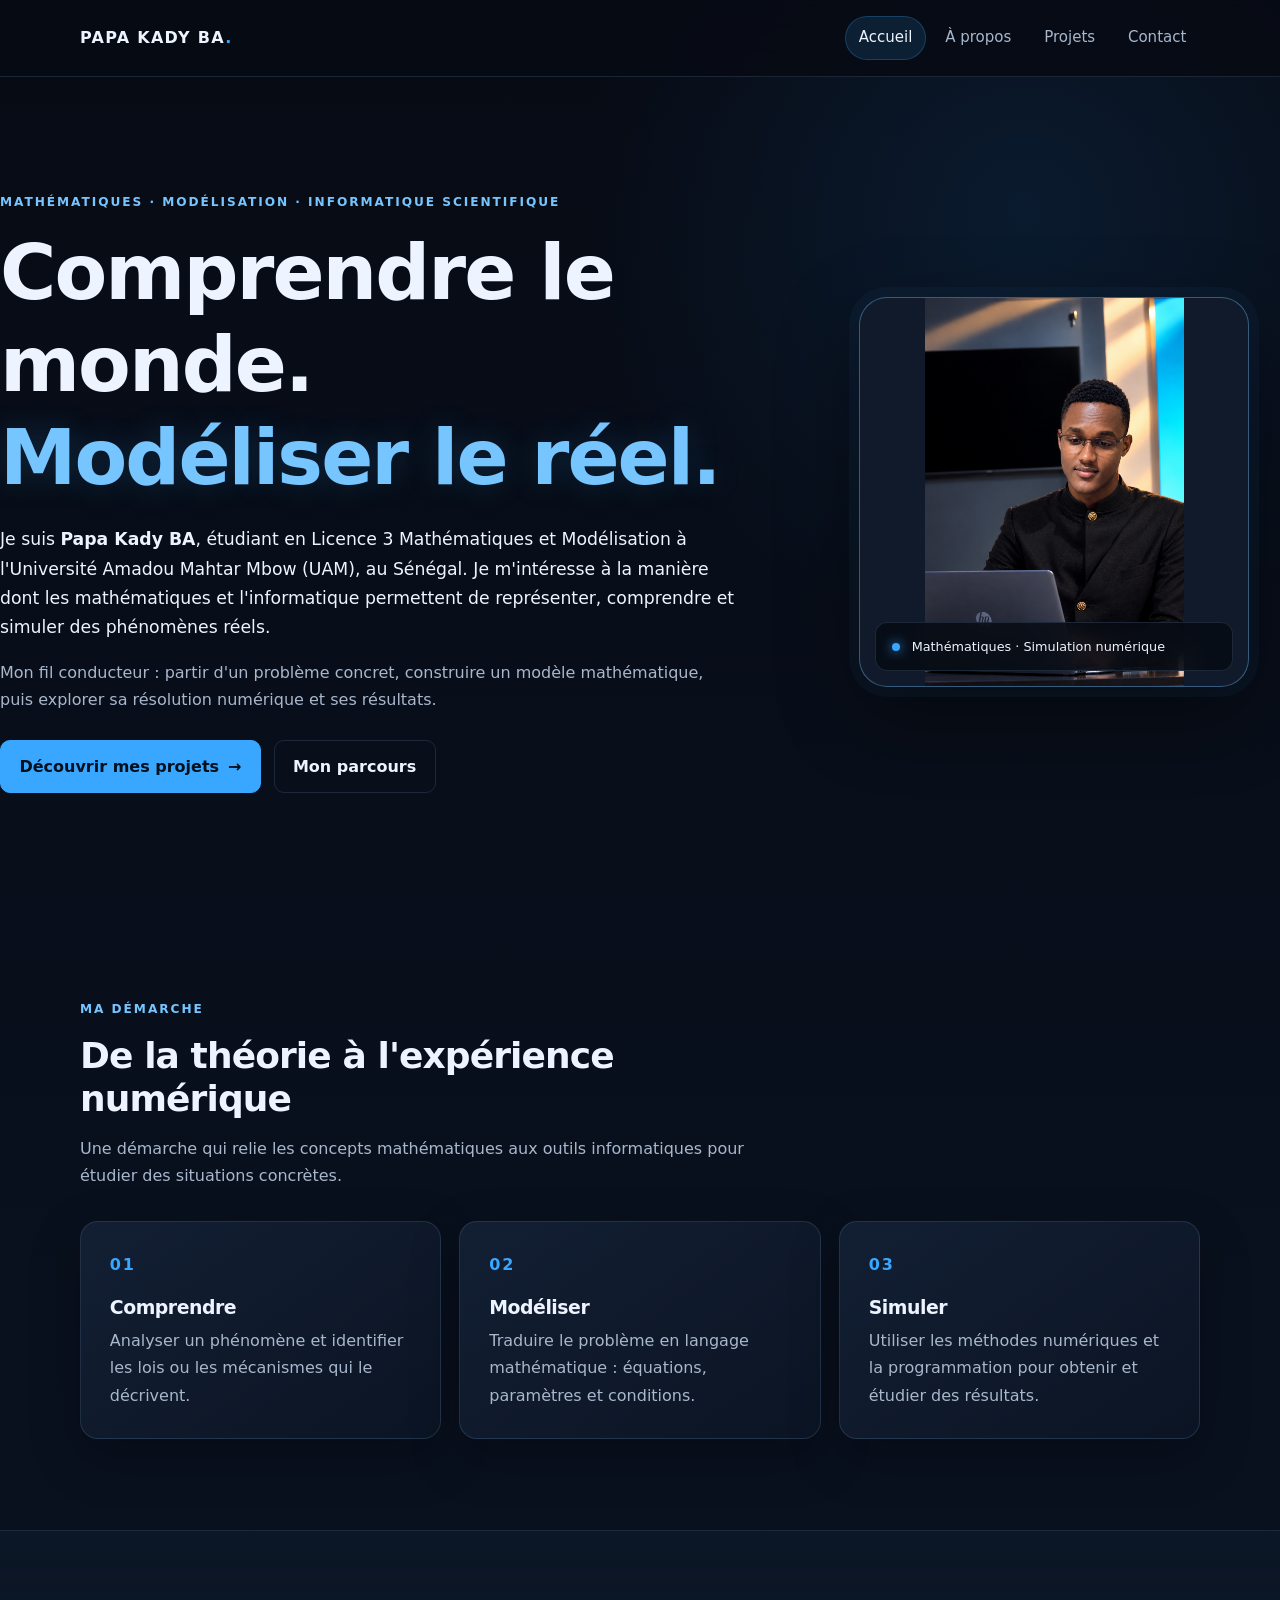
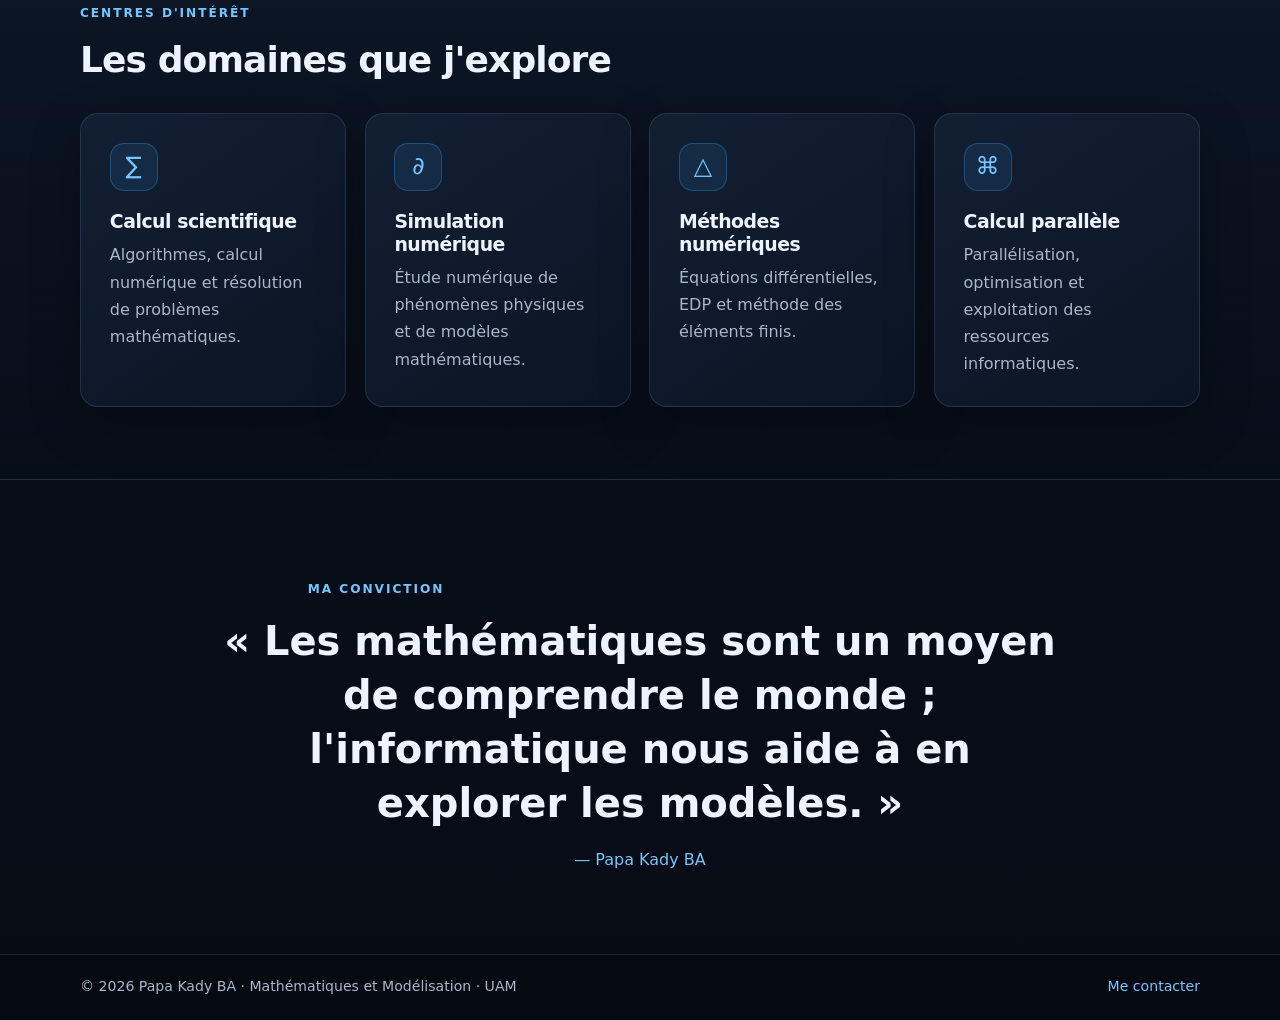
<file: index.html>
<!DOCTYPE html>
<html lang="fr">
<head>
  <meta charset="UTF-8">
  <meta name="viewport" content="width=device-width, initial-scale=1">
  <meta name="description" content="Portfolio de Papa Kady BA : mathématiques, modélisation, calcul scientifique et simulation numérique.">
  <meta name="theme-color" content="#070b14">
  <title>Papa Kady BA | Mathématiques & simulation numérique</title>
  <link rel="stylesheet" href="css/style.css">
</head>
<body>
  <header class="entete">
    <div class="conteneur barre-navigation">
      <a class="logo" href="index.html">PAPA KADY BA<span>.</span></a>
      <nav aria-label="Navigation principale">
        <ul class="menu">
          <li><a class="actif" aria-current="page" href="index.html">Accueil</a></li>
          <li><a href="pages/about.html">À propos</a></li>
          <li><a href="pages/gallery.html">Projets</a></li>
          <li><a href="pages/contact.html">Contact</a></li>
        </ul>
      </nav>
    </div>
  </header>

  <main>
    
<section class="hero">

  <!-- Partie gauche : présentation -->
  <div class="hero-texte">

    <p class="surtitre">
      MATHÉMATIQUES · MODÉLISATION · INFORMATIQUE SCIENTIFIQUE
    </p>

    <h1>
      Comprendre le monde.<br>
      <span>Modéliser le réel.</span>
    </h1>

    <p class="intro">
      Je suis <strong>Papa Kady BA</strong>, étudiant en Licence 3 Mathématiques et
      Modélisation à l'Université Amadou Mahtar Mbow (UAM), au Sénégal.
      Je m'intéresse à la manière dont les mathématiques et l'informatique
      permettent de représenter, comprendre et simuler des phénomènes réels.
    </p>

    <p>
      Mon fil conducteur : partir d'un problème concret, construire un modèle
      mathématique, puis explorer sa résolution numérique et ses résultats.
    </p>

    <div class="boutons">
      <a class="bouton" href="pages/gallery.html">
        Découvrir mes projets
        <span aria-hidden="true">→</span>
      </a>

      <a class="bouton bouton-secondaire" href="pages/about.html">
        Mon parcours
      </a>
    </div>

  </div>

  <!-- Partie droite : photographie -->
  <div class="hero-visuel">

    <img
      class="photo-profil"
      src="images/avatar.PNG"
      alt="Portrait de Papa Kady BA"
    >

    <div class="visuel-legende">
      <span class="point-lumineux"></span>
      Mathématiques · Simulation numérique
    </div>

  </div>

</section>

    <section class="section conteneur">
      <div class="entete-section">
        <p class="surtitre">MA DÉMARCHE</p>
        <h2>De la théorie à l'expérience numérique</h2>
        <p>Une démarche qui relie les concepts mathématiques aux outils informatiques pour étudier des situations concrètes.</p>
      </div>
      <div class="grille cartes-demarche">
        <article class="carte">
          <span class="numero">01</span>
          <h3>Comprendre</h3>
          <p>Analyser un phénomène et identifier les lois ou les mécanismes qui le décrivent.</p>
        </article>
        <article class="carte">
          <span class="numero">02</span>
          <h3>Modéliser</h3>
          <p>Traduire le problème en langage mathématique : équations, paramètres et conditions.</p>
        </article>
        <article class="carte">
          <span class="numero">03</span>
          <h3>Simuler</h3>
          <p>Utiliser les méthodes numériques et la programmation pour obtenir et étudier des résultats.</p>
        </article>
      </div>
    </section>

    <section class="section section-alternative">
      <div class="conteneur">
        <div class="entete-section">
          <p class="surtitre">CENTRES D'INTÉRÊT</p>
          <h2>Les domaines que j'explore</h2>
        </div>
        <div class="grille domaines">
          <article class="carte carte-domaine"><span class="icone">∑</span><h3>Calcul scientifique</h3><p>Algorithmes, calcul numérique et résolution de problèmes mathématiques.</p></article>
          <article class="carte carte-domaine"><span class="icone">∂</span><h3>Simulation numérique</h3><p>Étude numérique de phénomènes physiques et de modèles mathématiques.</p></article>
          <article class="carte carte-domaine"><span class="icone">△</span><h3>Méthodes numériques</h3><p>Équations différentielles, EDP et méthode des éléments finis.</p></article>
          <article class="carte carte-domaine"><span class="icone">⌘</span><h3>Calcul parallèle</h3><p>Parallélisation, optimisation et exploitation des ressources informatiques.</p></article>
        </div>
      </div>
    </section>

    <section class="section conteneur citation">
      <p class="surtitre">MA CONVICTION</p>
      <blockquote>« Les mathématiques sont un moyen de comprendre le monde ; l'informatique nous aide à en explorer les modèles. »</blockquote>
      <p class="signature">— Papa Kady BA</p>
    </section>
  </main>

  <footer class="pied">
    <div class="conteneur pied-interieur">
      <p>© 2026 Papa Kady BA · Mathématiques et Modélisation · UAM</p>
      <a href="pages/contact.html">Me contacter</a>
    </div>
  </footer>
</body>
</html>
</file>
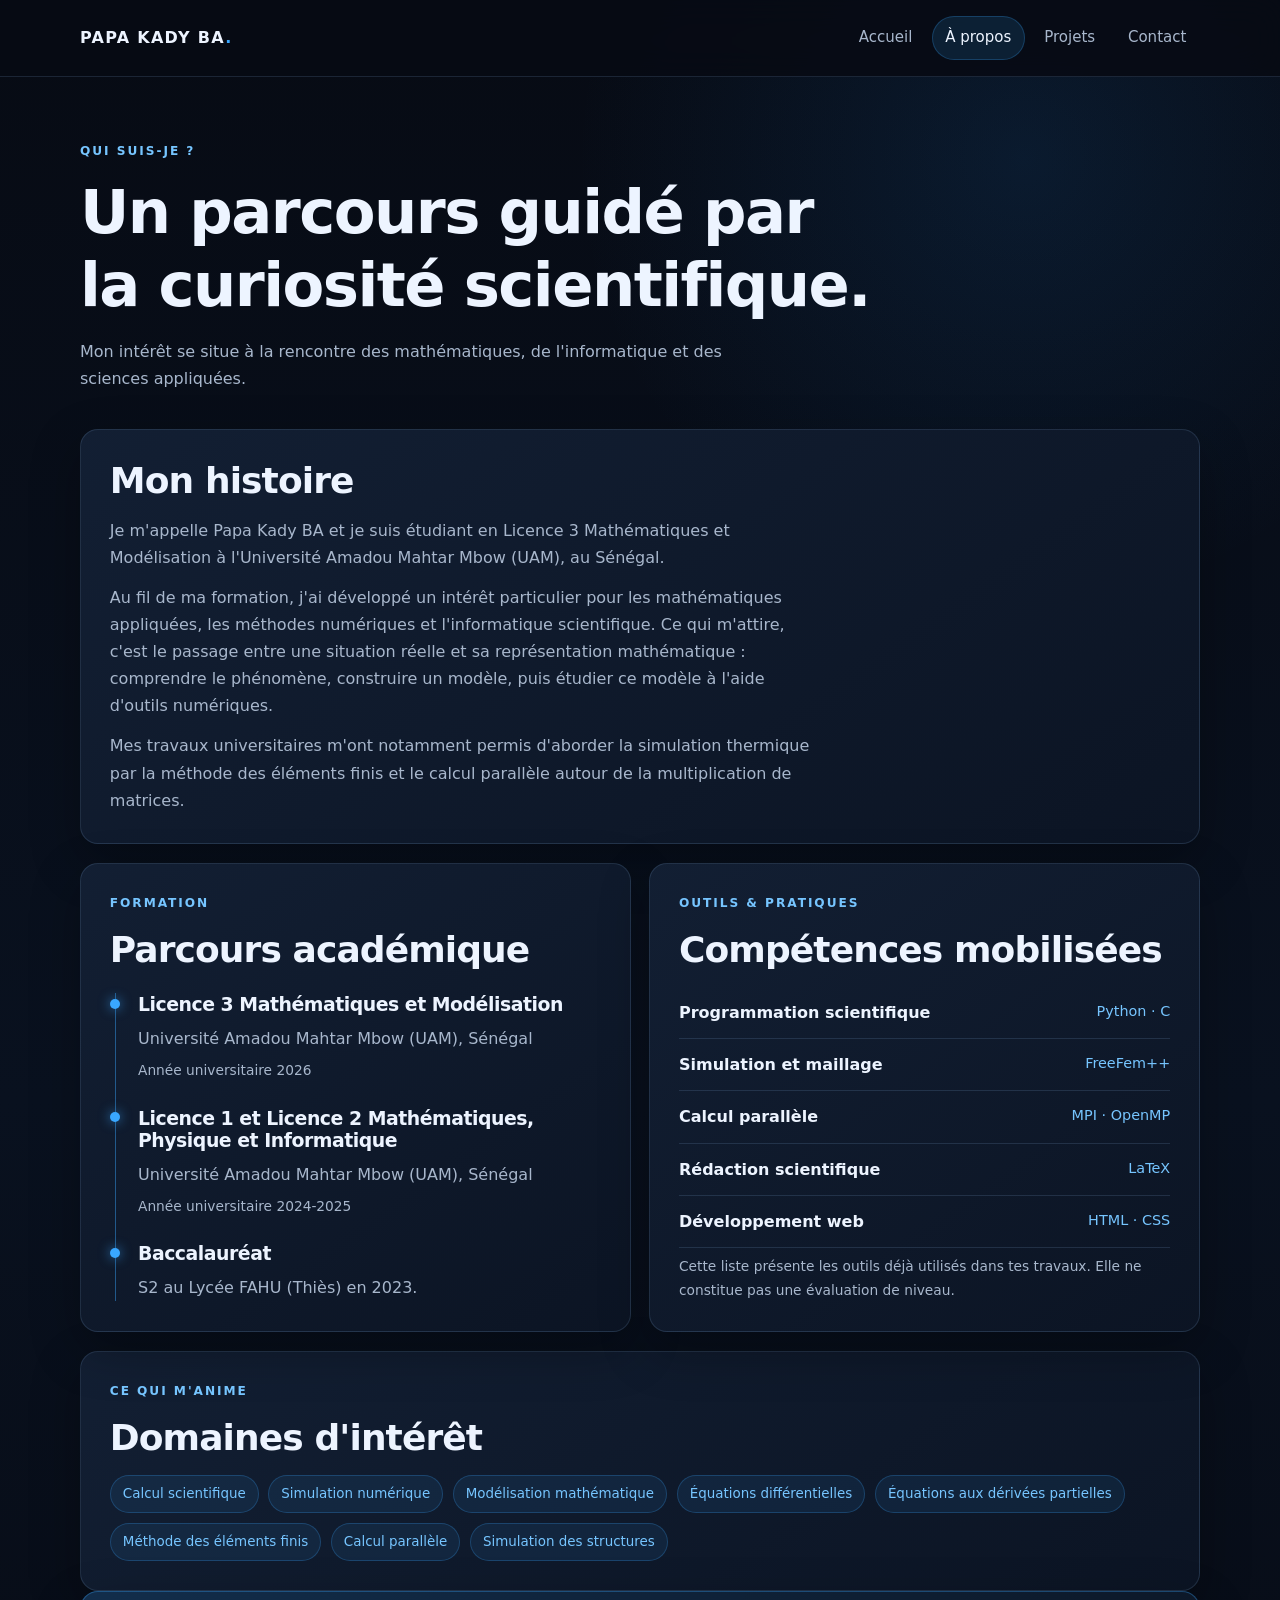
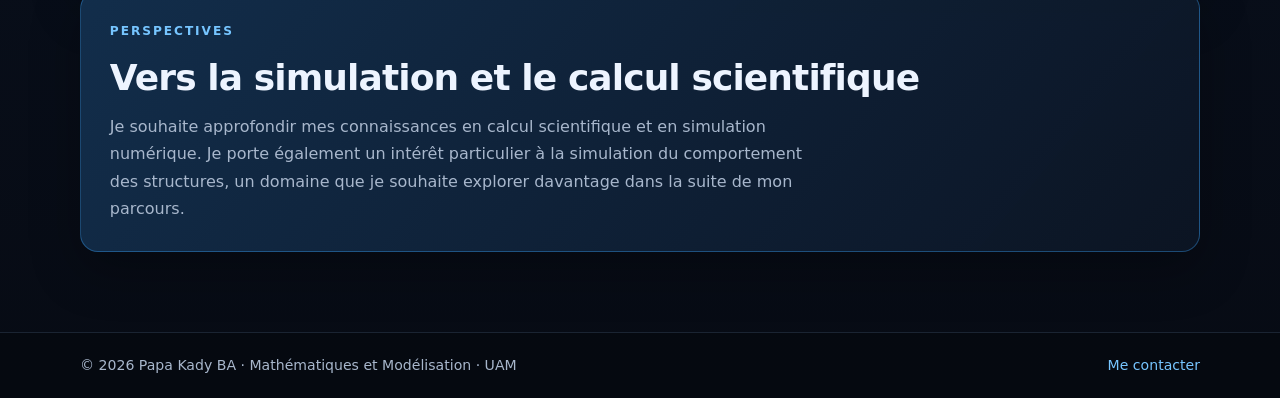
<file: pages/about.html>
<!DOCTYPE html>
<html lang="fr">
<head>
  <meta charset="UTF-8">
  <meta name="viewport" content="width=device-width, initial-scale=1">
  <meta name="description" content="Parcours, démarche et domaines d'intérêt de Papa Kady BA.">
  <meta name="theme-color" content="#070b14">
  <title>À propos | Papa Kady BA</title>
  <link rel="stylesheet" href="../css/style.css">
</head>
<body>
  <header class="entete">
    <div class="conteneur barre-navigation">
      <a class="logo" href="../index.html">PAPA KADY BA<span>.</span></a>
      <nav aria-label="Navigation principale">
        <ul class="menu">
          <li><a href="../index.html">Accueil</a></li>
          <li><a class="actif" aria-current="page" href="about.html">À propos</a></li>
          <li><a href="gallery.html">Projets</a></li>
          <li><a href="contact.html">Contact</a></li>
        </ul>
      </nav>
    </div>
  </header>

  <main class="conteneur page-interieure">
    <section class="titre-page">
      <p class="surtitre">QUI SUIS-JE ?</p>
      <h1>Un parcours guidé par la curiosité scientifique.</h1>
      <p>Mon intérêt se situe à la rencontre des mathématiques, de l'informatique et des sciences appliquées.</p>
    </section>

    <section class="carte carte-large">
      <h2>Mon histoire</h2>
      <p>Je m'appelle Papa Kady BA et je suis étudiant en Licence 3 Mathématiques et Modélisation à l'Université Amadou Mahtar Mbow (UAM), au Sénégal.</p>
      <p>Au fil de ma formation, j'ai développé un intérêt particulier pour les mathématiques appliquées, les méthodes numériques et l'informatique scientifique. Ce qui m'attire, c'est le passage entre une situation réelle et sa représentation mathématique : comprendre le phénomène, construire un modèle, puis étudier ce modèle à l'aide d'outils numériques.</p>
      <p>Mes travaux universitaires m'ont notamment permis d'aborder la simulation thermique par la méthode des éléments finis et le calcul parallèle autour de la multiplication de matrices.</p>
    </section>

    <div class="grille grille-2">
      <section class="carte">
        <p class="surtitre">FORMATION</p>
        <h2>Parcours académique</h2>
        <div class="timeline">
          <div class="timeline-item">
            <span class="timeline-point"></span>
            <h3>Licence 3 Mathématiques et Modélisation</h3>
            <p>Université Amadou Mahtar Mbow (UAM), Sénégal</p>
            <span class="texte-secondaire">Année universitaire 2026</span>
          </div>
          <div class="timeline-item">
            <span class="timeline-point"></span>
            <h3>Licence 1 et Licence 2 Mathématiques, Physique et Informatique</h3>
            <p>Université Amadou Mahtar Mbow (UAM), Sénégal</p>
            <span class="texte-secondaire">Année universitaire 2024-2025</span>
          </div>
          <div class="timeline-item">
            <span class="timeline-point"></span>
            <h3>Baccalauréat</h3>
            <p>S2 au Lycée FAHU (Thiès) en 2023.</p>
          </div>
        </div>
      </section>

      <section class="carte">
        <p class="surtitre">OUTILS & PRATIQUES</p>
        <h2>Compétences mobilisées</h2>
        <ul class="liste-simple">
          <li><strong>Programmation scientifique</strong><span>Python · C</span></li>
          <li><strong>Simulation et maillage</strong><span>FreeFem++</span></li>
          <li><strong>Calcul parallèle</strong><span>MPI · OpenMP</span></li>
          <li><strong>Rédaction scientifique</strong><span>LaTeX</span></li>
          <li><strong>Développement web</strong><span>HTML · CSS</span></li>
        </ul>
        <p class="note">Cette liste présente les outils déjà utilisés dans tes travaux. Elle ne constitue pas une évaluation de niveau.</p>
      </section>
    </div>

    <section class="carte">
      <p class="surtitre">CE QUI M'ANIME</p>
      <h2>Domaines d'intérêt</h2>
      <div class="etiquettes">
        <span>Calcul scientifique</span>
        <span>Simulation numérique</span>
        <span>Modélisation mathématique</span>
        <span>Équations différentielles</span>
        <span>Équations aux dérivées partielles</span>
        <span>Méthode des éléments finis</span>
        <span>Calcul parallèle</span>
        <span>Simulation des structures</span>
      </div>
    </section>

    <section class="carte carte-accent">
      <p class="surtitre">PERSPECTIVES</p>
      <h2>Vers la simulation et le calcul scientifique</h2>
      <p>Je souhaite approfondir mes connaissances en calcul scientifique et en simulation numérique. Je porte également un intérêt particulier à la simulation du comportement des structures, un domaine que je souhaite explorer davantage dans la suite de mon parcours.</p>
    </section>
  </main>

  <footer class="pied">
    <div class="conteneur pied-interieur">
      <p>© 2026 Papa Kady BA · Mathématiques et Modélisation · UAM</p>
      <a href="contact.html">Me contacter</a>
    </div>
  </footer>
</body>
</html>
</file>
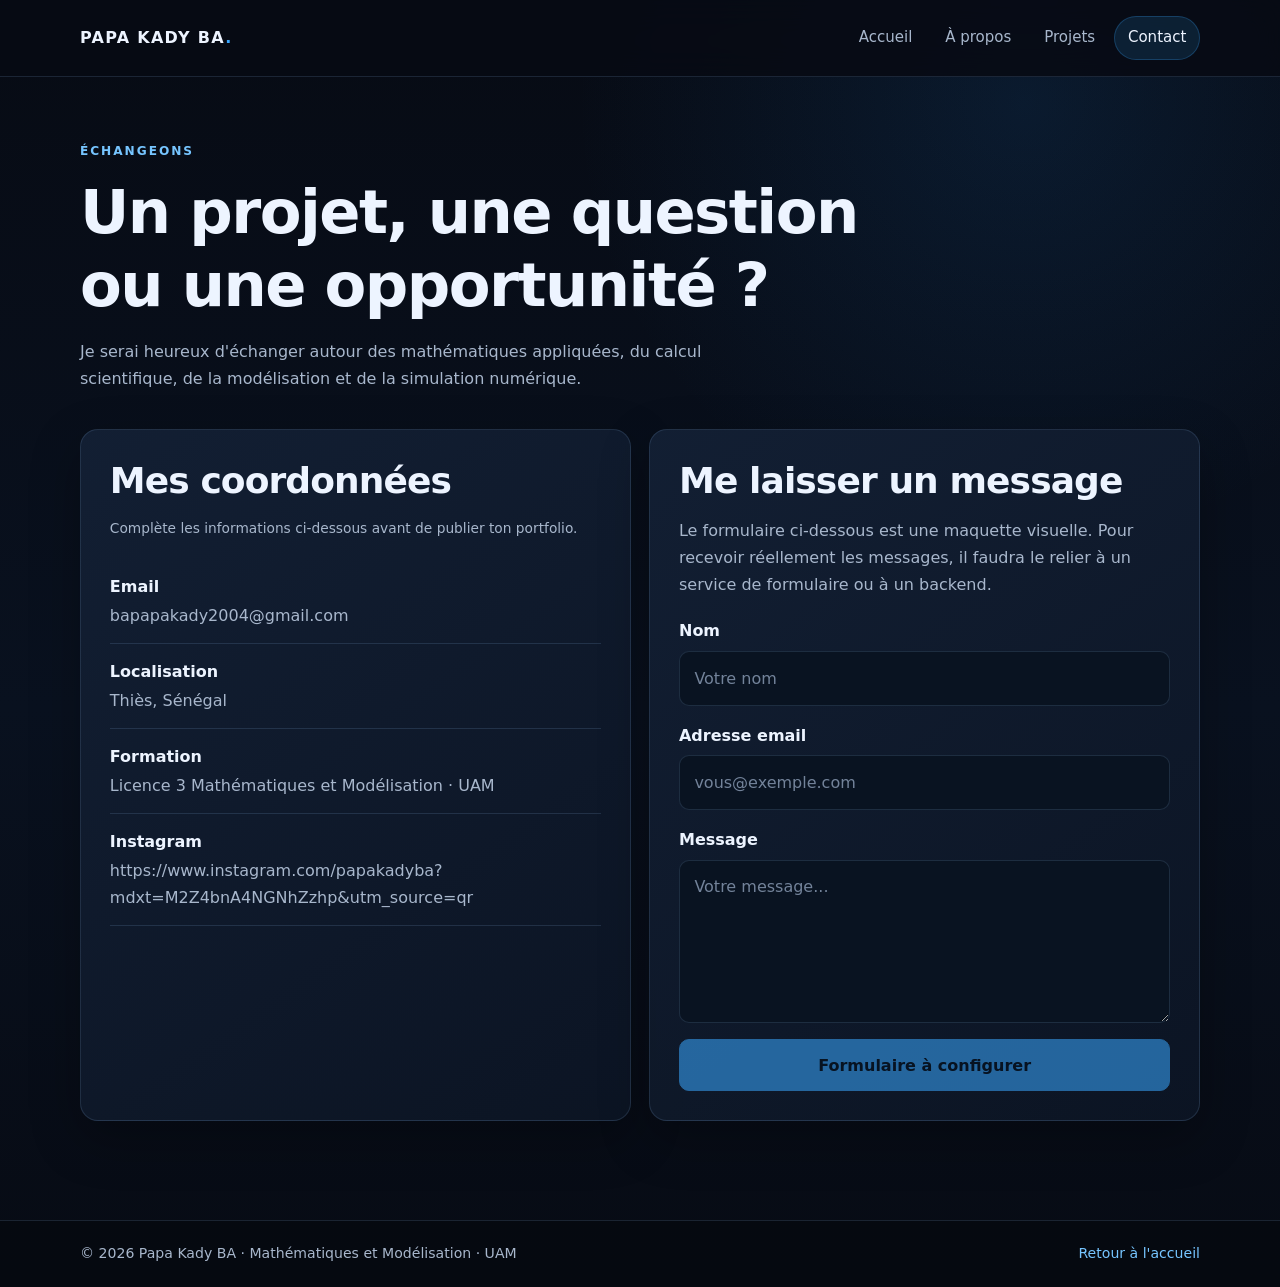
<file: pages/contact.html>
<!DOCTYPE html>
<html lang="fr">
<head>
  <meta charset="UTF-8">
  <meta name="viewport" content="width=device-width, initial-scale=1">
  <meta name="description" content="Contacter Papa Kady BA pour échanger autour des mathématiques, de la modélisation et de la simulation numérique.">
  <meta name="theme-color" content="#070b14">
  <title>Contact | Papa Kady BA</title>
  <link rel="stylesheet" href="../css/style.css">
</head>
<body>
  <header class="entete">
    <div class="conteneur barre-navigation">
      <a class="logo" href="../index.html">PAPA KADY BA<span>.</span></a>
      <nav aria-label="Navigation principale">
        <ul class="menu">
          <li><a href="../index.html">Accueil</a></li>
          <li><a href="about.html">À propos</a></li>
          <li><a href="gallery.html">Projets</a></li>
          <li><a class="actif" aria-current="page" href="contact.html">Contact</a></li>
        </ul>
      </nav>
    </div>
  </header>

  <main class="conteneur page-interieure">
    <section class="titre-page">
      <p class="surtitre">ÉCHANGEONS</p>
      <h1>Un projet, une question ou une opportunité ?</h1>
      <p>Je serai heureux d'échanger autour des mathématiques appliquées, du calcul scientifique, de la modélisation et de la simulation numérique.</p>
    </section>

    <div class="grille grille-2">
      <section class="carte">
        <h2>Mes coordonnées</h2>
        <p class="texte-secondaire">Complète les informations ci-dessous avant de publier ton portfolio.</p>
        <ul class="coordonnees">
          <li><strong>Email</strong><span>bapapakady2004@gmail.com</span></li>
          <li><strong>Localisation</strong><span>Thiès, Sénégal</span></li>
          <li><strong>Formation</strong><span>Licence 3 Mathématiques et Modélisation · UAM</span></li>
          <li><strong>Instagram </strong><span>https://www.instagram.com/papakadyba?mdxt=M2Z4bnA4NGNhZzhp&utm_source=qr</span></li>
        </ul>
      </section>

      <section class="carte">
        <h2>Me laisser un message</h2>
        <p>Le formulaire ci-dessous est une maquette visuelle. Pour recevoir réellement les messages, il faudra le relier à un service de formulaire ou à un backend.</p>
        <form class="formulaire" action="#" method="post">
          <div class="champ">
            <label for="nom">Nom</label>
            <input id="nom" name="nom" type="text" placeholder="Votre nom" required>
          </div>
          <div class="champ">
            <label for="email">Adresse email</label>
            <input id="email" name="email" type="email" placeholder="vous@exemple.com" required>
          </div>
          <div class="champ">
            <label for="message">Message</label>
            <textarea id="message" name="message" rows="5" placeholder="Votre message..." required></textarea>
          </div>
          <button class="bouton" type="submit" disabled title="À connecter à un service de formulaire">Formulaire à configurer</button>
        </form>
      </section>
    </div>
  </main>

  <footer class="pied">
    <div class="conteneur pied-interieur">
      <p>© 2026 Papa Kady BA · Mathématiques et Modélisation · UAM</p>
      <a href="../index.html">Retour à l'accueil</a>
    </div>
  </footer>
</body>
</html>
</file>
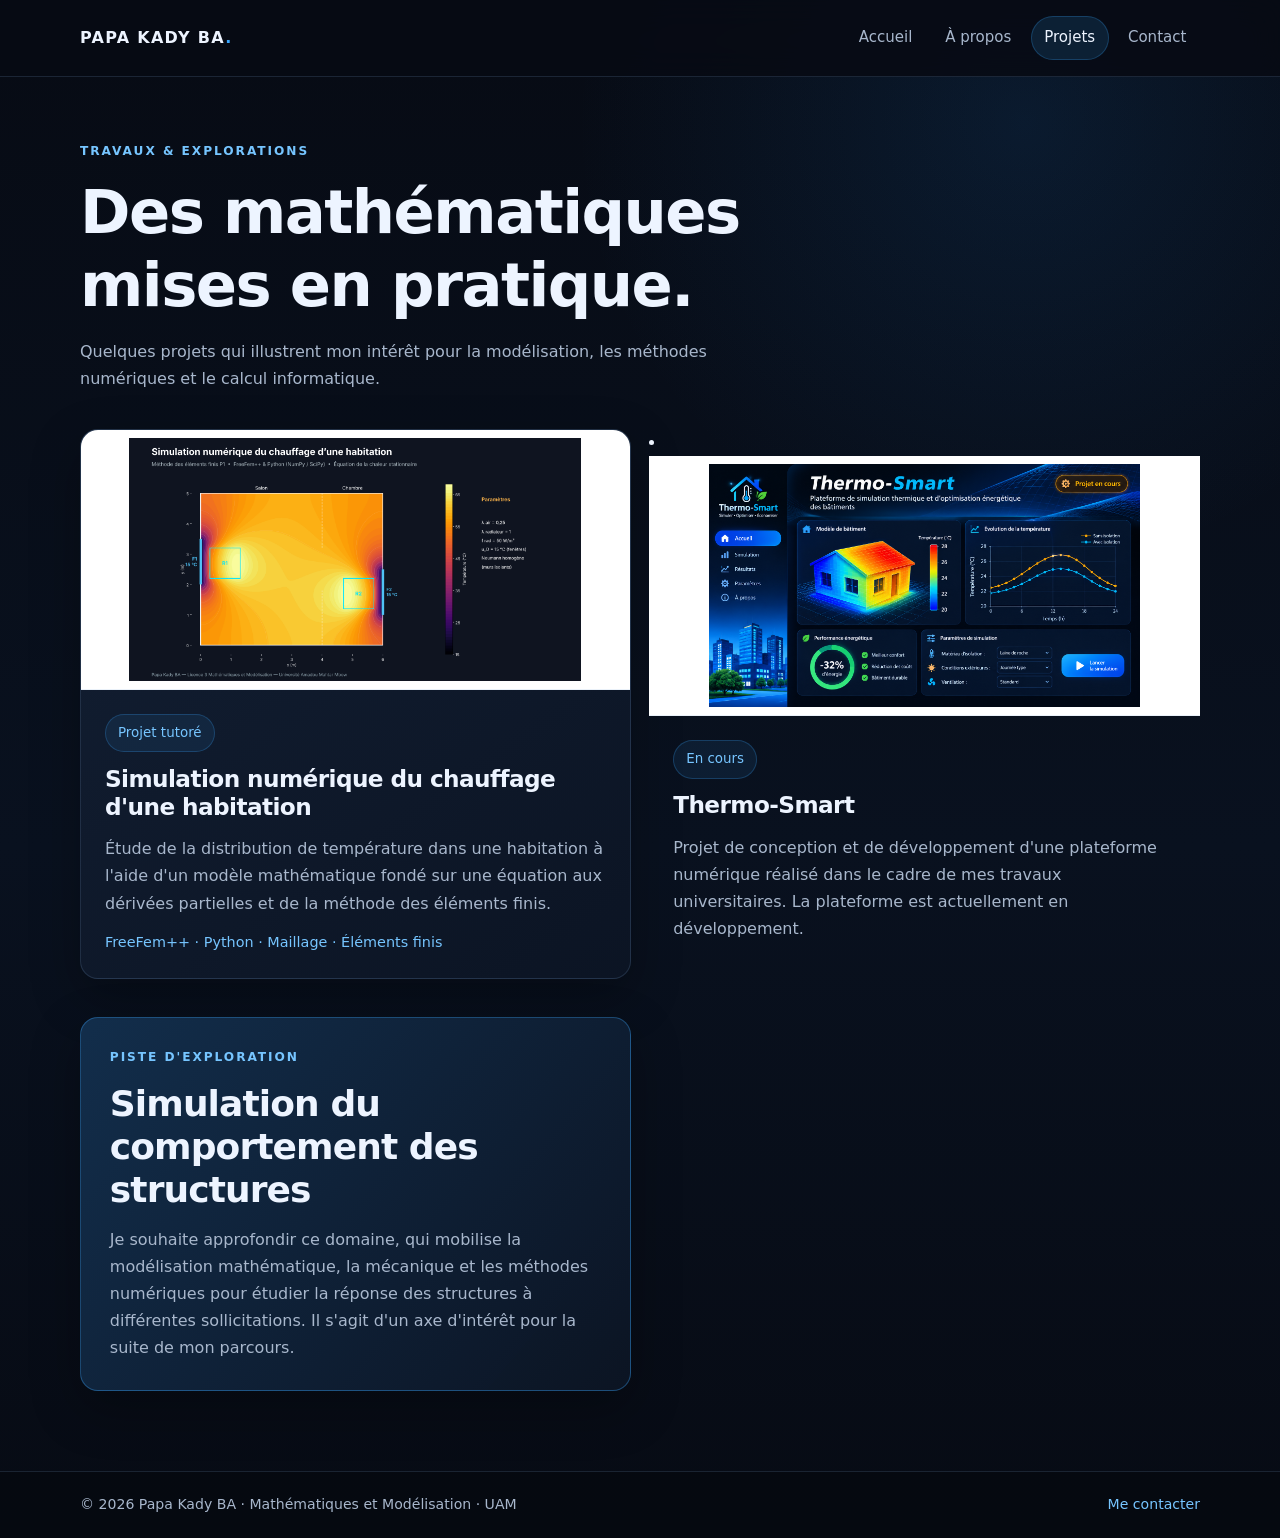
<file: pages/gallery.html>
<!DOCTYPE html>
<html lang="fr">
<head>
  <meta charset="UTF-8">
  <meta name="viewport" content="width=device-width, initial-scale=1">
  <meta name="description" content="Projets universitaires de Papa Kady BA en simulation numérique et calcul parallèle.">
  <meta name="theme-color" content="#070b14">
  <title>Projets | Papa Kady BA</title>
  <link rel="stylesheet" href="../css/style.css">
</head>
<body>
  <header class="entete">
    <div class="conteneur barre-navigation">
      <a class="logo" href="../index.html">PAPA KADY BA<span>.</span></a>
      <nav aria-label="Navigation principale">
        <ul class="menu">
          <li><a href="../index.html">Accueil</a></li>
          <li><a href="about.html">À propos</a></li>
          <li><a class="actif" aria-current="page" href="gallery.html">Projets</a></li>
          <li><a href="contact.html">Contact</a></li>
        </ul>
      </nav>
    </div>
  </header>

  <main class="conteneur page-interieure">
    <section class="titre-page">
      <p class="surtitre">TRAVAUX & EXPLORATIONS</p>
      <h1>Des mathématiques mises en pratique.</h1>
      <p>Quelques projets qui illustrent mon intérêt pour la modélisation, les méthodes numériques et le calcul informatique.</p>
    </section>

    <section class="grille grille-projets">
      <article class="projet carte">
        <img src="../images/simulation_chauffage.png" alt="Illustration de la simulation thermique d'une habitation" width="720" height="420">
        <div class="projet-contenu">
          <span class="etiquette-projet">Projet tutoré</span>
          <h2>Simulation numérique du chauffage d'une habitation</h2>
          <p>Étude de la distribution de température dans une habitation à l'aide d'un modèle mathématique fondé sur une équation aux dérivées partielles et de la méthode des éléments finis.</p>
          <p class="technologies">FreeFem++ · Python · Maillage · Éléments finis</p>
        </div>
      </article>

      <li>
  <article class="projet">
    <img src="../images/Thermo-Smart.png"
         alt="Aperçu du projet Thermo-Smart"
         width="600"
         height="400">

    <div class="projet-contenu">
      <span class="etiquette-projet">En cours</span>
      <h2>Thermo-Smart</h2>

      <p>
        Projet de conception et de développement d'une plateforme
        numérique réalisé dans le cadre de mes travaux universitaires.
        La plateforme est actuellement en développement.
      </p>
    </div>
  </article>
</li>

    <section class="carte carte-accent section">
      <p class="surtitre">PISTE D'EXPLORATION</p>
      <h2>Simulation du comportement des structures</h2>
      <p>Je souhaite approfondir ce domaine, qui mobilise la modélisation mathématique, la mécanique et les méthodes numériques pour étudier la réponse des structures à différentes sollicitations. Il s'agit d'un axe d'intérêt pour la suite de mon parcours.</p>
    </section>
  </main>

  <footer class="pied">
    <div class="conteneur pied-interieur">
      <p>© 2026 Papa Kady BA · Mathématiques et Modélisation · UAM</p>
      <a href="contact.html">Me contacter</a>
    </div>
  </footer>
</body>
</html>
</file>
<file: css/style.css>
/* =========================================================
   PORTFOLIO — PAPA KADY BA
   Thème : bleu nuit, bleu électrique, responsive
   ========================================================= */

:root {
  --fond: #070b14;
  --fond-secondaire: #0b1220;
  --surface: #101a2b;
  --surface-claire: #142238;
  --texte: #edf4ff;
  --texte-doux: #a8b7cc;
  --bleu: #39a7ff;
  --bleu-clair: #76c5ff;
  --ligne: rgba(132, 174, 220, .17);
  --ombre: 0 18px 50px rgba(0, 0, 0, .28);
  --rayon: 18px;
  --largeur: 1120px;
}

* { box-sizing: border-box; margin: 0; padding: 0; }

html { scroll-behavior: smooth; }

body {
  min-height: 100vh;
  display: flex;
  flex-direction: column;
  color: var(--texte);
  background:
    radial-gradient(circle at 80% 8%, rgba(28, 111, 190, .15), transparent 28rem),
    linear-gradient(180deg, #070b14 0%, #09111f 55%, #070b14 100%);
  font-family: Inter, ui-sans-serif, system-ui, -apple-system, "Segoe UI", Arial, sans-serif;
  line-height: 1.7;
}

img { display: block; max-width: 100%; height: auto; }
a { color: inherit; }
button, input, textarea { font: inherit; }
p { color: var(--texte-doux); max-width: 70ch; }
h1, h2, h3 { line-height: 1.2; letter-spacing: -.025em; }
h1 { font-size: clamp(2.5rem, 6vw, 4.8rem); }
h2 { font-size: clamp(1.55rem, 3vw, 2.25rem); margin-bottom: .9rem; }
h3 { font-size: 1.18rem; margin-bottom: .55rem; }

:focus-visible { outline: 3px solid var(--bleu-clair); outline-offset: 4px; }

.conteneur { width: min(var(--largeur), calc(100% - 2.5rem)); margin-inline: auto; }

/* Navigation */
.entete {
  position: sticky;
  top: 0;
  z-index: 20;
  background: rgba(7, 11, 20, .88);
  border-bottom: 1px solid var(--ligne);
  backdrop-filter: blur(16px);
}

.barre-navigation {
  min-height: 76px;
  display: flex;
  align-items: center;
  justify-content: space-between;
  gap: 1.5rem;
}

.logo {
  color: var(--texte);
  font-weight: 850;
  letter-spacing: .08em;
  text-decoration: none;
  white-space: nowrap;
}
.logo span { color: var(--bleu); }

.menu {
  display: flex;
  flex-wrap: wrap;
  align-items: center;
  gap: .35rem;
  list-style: none;
}
.menu a {
  display: block;
  padding: .55rem .85rem;
  color: var(--texte-doux);
  text-decoration: none;
  font-size: .94rem;
  border-radius: 999px;
  transition: color .2s ease, background .2s ease;
}
.menu a:hover, .menu a.actif {
  color: var(--texte);
  background: rgba(57, 167, 255, .13);
}
.menu a.actif { box-shadow: inset 0 0 0 1px rgba(57, 167, 255, .24); }

/* Accueil */
.hero {
  display: grid;
  grid-template-columns: minmax(0, 1.25fr) minmax(260px, .75fr);
  align-items: center;
  gap: clamp(2rem, 6vw, 5rem);
  padding-block: clamp(4rem, 9vw, 7.5rem);
}
.surtitre {
  color: var(--bleu-clair);
  font-size: .76rem;
  font-weight: 800;
  letter-spacing: .16em;
  text-transform: uppercase;
  margin-bottom: .9rem;
}
.hero h1 { margin-bottom: 1.35rem; }
.hero h1 span {
  color: var(--bleu-clair);
  text-shadow: 0 0 32px rgba(57, 167, 255, .18);
}
.hero .intro { color: var(--texte); font-size: 1.08rem; }
.hero-texte > p:not(.surtitre) { margin-bottom: 1rem; }
.hero-visuel { position: relative; justify-self: center; width: min(100%, 390px); }
.photo-profil {
  width: 100%;
  aspect-ratio: 1;
  object-fit: contain;
  border-radius: 28px;
  border: 1px solid rgba(118, 197, 255, .38);
  background: var(--surface);
  box-shadow: 0 0 0 10px rgba(57, 167, 255, .045), 0 25px 80px rgba(0, 0, 0, .45);
}
.visuel-legende {
  position: absolute;
  left: 1rem;
  right: 1rem;
  bottom: 1rem;
  padding: .8rem 1rem;
  border: 1px solid var(--ligne);
  border-radius: 12px;
  background: rgba(7, 11, 20, .84);
  color: var(--texte);
  font-size: .8rem;
  backdrop-filter: blur(12px);
}
.point-lumineux {
  display: inline-block;
  width: 8px;
  height: 8px;
  margin-right: .45rem;
  border-radius: 50%;
  background: var(--bleu);
  box-shadow: 0 0 12px var(--bleu);
}

.boutons { display: flex; flex-wrap: wrap; gap: .8rem; margin-top: 1.7rem; }
.bouton {
  display: inline-flex;
  align-items: center;
  justify-content: center;
  gap: .55rem;
  min-height: 46px;
  padding: .72rem 1.15rem;
  border: 1px solid var(--bleu);
  border-radius: 10px;
  background: var(--bleu);
  color: #03101d;
  font-weight: 750;
  text-decoration: none;
  cursor: pointer;
  transition: transform .2s ease, box-shadow .2s ease, background .2s ease;
}
.bouton:hover:not(:disabled) {
  transform: translateY(-2px);
  box-shadow: 0 10px 28px rgba(57, 167, 255, .2);
}
.bouton-secondaire {
  color: var(--texte);
  background: transparent;
  border-color: var(--ligne);
}
.bouton-secondaire:hover { background: rgba(255,255,255,.05); }
.bouton:disabled { opacity: .55; cursor: not-allowed; }

/* Sections et cartes */
.section { padding-block: 4.5rem; }
.entete-section { max-width: 720px; margin-bottom: 2rem; }
.entete-section > p:last-child { margin-top: .6rem; }
.grille { display: grid; gap: 1.15rem; }
.cartes-demarche { grid-template-columns: repeat(3, 1fr); }
.carte {
  padding: clamp(1.25rem, 3vw, 1.8rem);
  border: 1px solid var(--ligne);
  border-radius: var(--rayon);
  background: linear-gradient(145deg, rgba(19, 32, 52, .96), rgba(12, 21, 36, .96));
  box-shadow: var(--ombre);
}
.carte p + p { margin-top: .8rem; }
.numero { display: inline-block; color: var(--bleu); font-weight: 850; letter-spacing: .12em; margin-bottom: 1.1rem; }
.section-alternative {
  background: linear-gradient(180deg, rgba(13, 25, 42, .65), rgba(7, 11, 20, .15));
  border-block: 1px solid var(--ligne);
}
.domaines { grid-template-columns: repeat(4, 1fr); }
.carte-domaine { min-height: 220px; }
.icone {
  display: grid;
  place-items: center;
  width: 48px;
  height: 48px;
  margin-bottom: 1.2rem;
  border: 1px solid rgba(57, 167, 255, .3);
  border-radius: 14px;
  color: var(--bleu-clair);
  background: rgba(57, 167, 255, .1);
  font-size: 1.5rem;
}
.citation { padding-block: 5rem; text-align: center; }
.citation blockquote {
  max-width: 850px;
  margin: 0 auto;
  color: var(--texte);
  font-size: clamp(1.5rem, 3.5vw, 2.5rem);
  font-weight: 650;
  line-height: 1.35;
}
.signature { margin: 1rem auto 0; color: var(--bleu-clair); }

/* Pages intérieures */
.page-interieure { padding-block: 4rem 5rem; }
.titre-page { max-width: 800px; margin-bottom: 2.3rem; }
.titre-page h1 { font-size: clamp(2.3rem, 5vw, 3.8rem); margin-bottom: 1rem; }
.carte-large { margin-bottom: 1.2rem; }
.grille-2 { grid-template-columns: repeat(2, minmax(0, 1fr)); margin-block: 1.2rem; }
.timeline { border-left: 1px solid rgba(57, 167, 255, .45); margin: 1.4rem 0 0 .35rem; padding-left: 1.35rem; }
.timeline-item { position: relative; padding-bottom: 1.5rem; }
.timeline-item:last-child { padding-bottom: 0; }
.timeline-point {
  position: absolute;
  left: -1.72rem;
  top: .35rem;
  width: 10px;
  height: 10px;
  border-radius: 50%;
  background: var(--bleu);
  box-shadow: 0 0 12px rgba(57, 167, 255, .7);
}
.timeline-item p { margin-top: .3rem; }
.texte-secondaire, .note { display: block; color: var(--texte-doux); font-size: .86rem; margin-top: .45rem; }
.liste-simple { list-style: none; margin-top: 1rem; }
.liste-simple li {
  display: flex;
  flex-wrap: wrap;
  justify-content: space-between;
  gap: .5rem;
  padding: .75rem 0;
  border-bottom: 1px solid var(--ligne);
}
.liste-simple li span { color: var(--bleu-clair); font-size: .9rem; }
.etiquettes { display: flex; flex-wrap: wrap; gap: .6rem; margin-top: 1rem; }
.etiquettes span, .etiquette-projet {
  display: inline-flex;
  padding: .42rem .75rem;
  border: 1px solid rgba(57, 167, 255, .24);
  border-radius: 999px;
  background: rgba(57, 167, 255, .09);
  color: var(--bleu-clair);
  font-size: .84rem;
}
.carte-accent { border-color: rgba(57, 167, 255, .35); background: linear-gradient(130deg, rgba(19, 48, 78, .95), rgba(12, 21, 36, .96)); }
.section { margin-top: 1.2rem; }

/* Projets */
.grille-projets { grid-template-columns: repeat(2, minmax(0, 1fr)); }
.projet { overflow: hidden; padding: 0; }
.projet > img {
  width: 100%;
  aspect-ratio: 16 / 9;
  object-fit: cover;
  border-bottom: 1px solid var(--ligne);
  background: #0b1627;
}
.projet-contenu { padding: 1.5rem; }
.projet-contenu h2 { margin-top: .8rem; font-size: 1.45rem; }
.technologies { margin-top: 1rem; color: var(--bleu-clair); font-size: .9rem; }

/* Contact */
.coordonnees { list-style: none; margin-top: 1.2rem; }
.coordonnees li { display: grid; gap: .15rem; padding: .85rem 0; border-bottom: 1px solid var(--ligne); }
.coordonnees li span { color: var(--texte-doux); }
.formulaire { display: grid; gap: 1rem; margin-top: 1.2rem; }
.champ { display: grid; gap: .4rem; }
.champ label { font-weight: 650; }
.champ input, .champ textarea {
  width: 100%;
  padding: .8rem .9rem;
  border: 1px solid var(--ligne);
  border-radius: 10px;
  color: var(--texte);
  background: #091321;
}
.champ input::placeholder, .champ textarea::placeholder { color: #73839a; }
.champ input:focus, .champ textarea:focus { outline: none; border-color: var(--bleu); box-shadow: 0 0 0 3px rgba(57, 167, 255, .12); }
.champ textarea { resize: vertical; }

/* Pied de page */
.pied { margin-top: auto; border-top: 1px solid var(--ligne); background: rgba(5, 9, 16, .8); }
.pied-interieur {
  display: flex;
  justify-content: space-between;
  align-items: center;
  gap: 1rem;
  padding-block: 1.3rem;
  font-size: .88rem;
}
.pied a { color: var(--bleu-clair); text-decoration: none; }
.pied a:hover { text-decoration: underline; }

/* Responsive */
@media (max-width: 850px) {
  .hero { grid-template-columns: 1fr; }
  .hero-visuel { width: min(72%, 340px); }
  .domaines { grid-template-columns: repeat(2, 1fr); }
}
@media (max-width: 650px) {
  .barre-navigation { flex-direction: column; justify-content: center; padding-block: .9rem; gap: .6rem; }
  .menu { justify-content: center; }
  .menu a { padding: .45rem .65rem; font-size: .88rem; }
  .hero { padding-block: 3.5rem; }
  .hero-visuel { width: min(82%, 300px); }
  .cartes-demarche, .domaines, .grille-2, .grille-projets { grid-template-columns: 1fr; }
  .section { padding-block: 3.2rem; }
  .page-interieure { padding-block: 3rem; }
  .pied-interieur { flex-direction: column; text-align: center; }
}
@media (prefers-reduced-motion: reduce) {
  html { scroll-behavior: auto; }
  *, *::before, *::after { transition-duration: .01ms !important; animation-duration: .01ms !important; }
}
/* Affichage complet des images des projets */
.projet img {
    width: 100%;
    height: 260px;
    object-fit: contain;
    padding: 8px;
    background: #ffffff;
}
</file>
